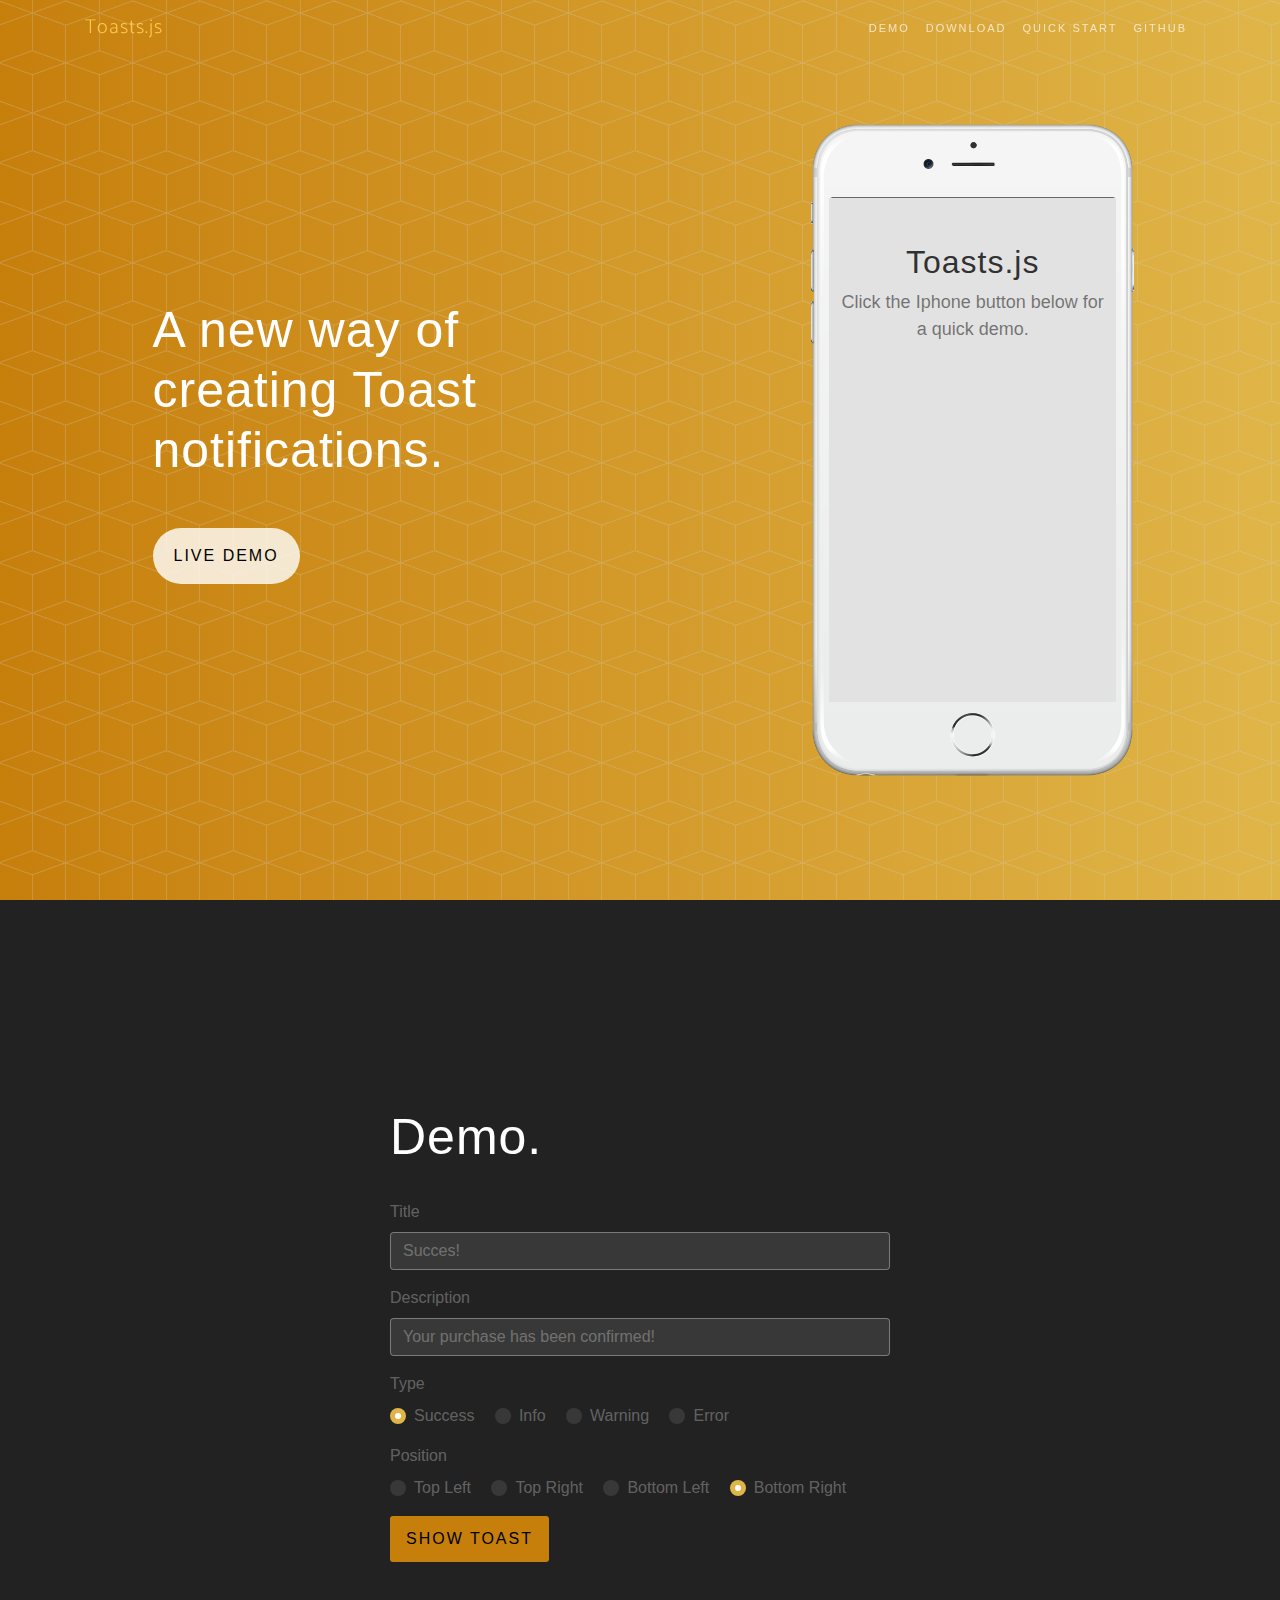
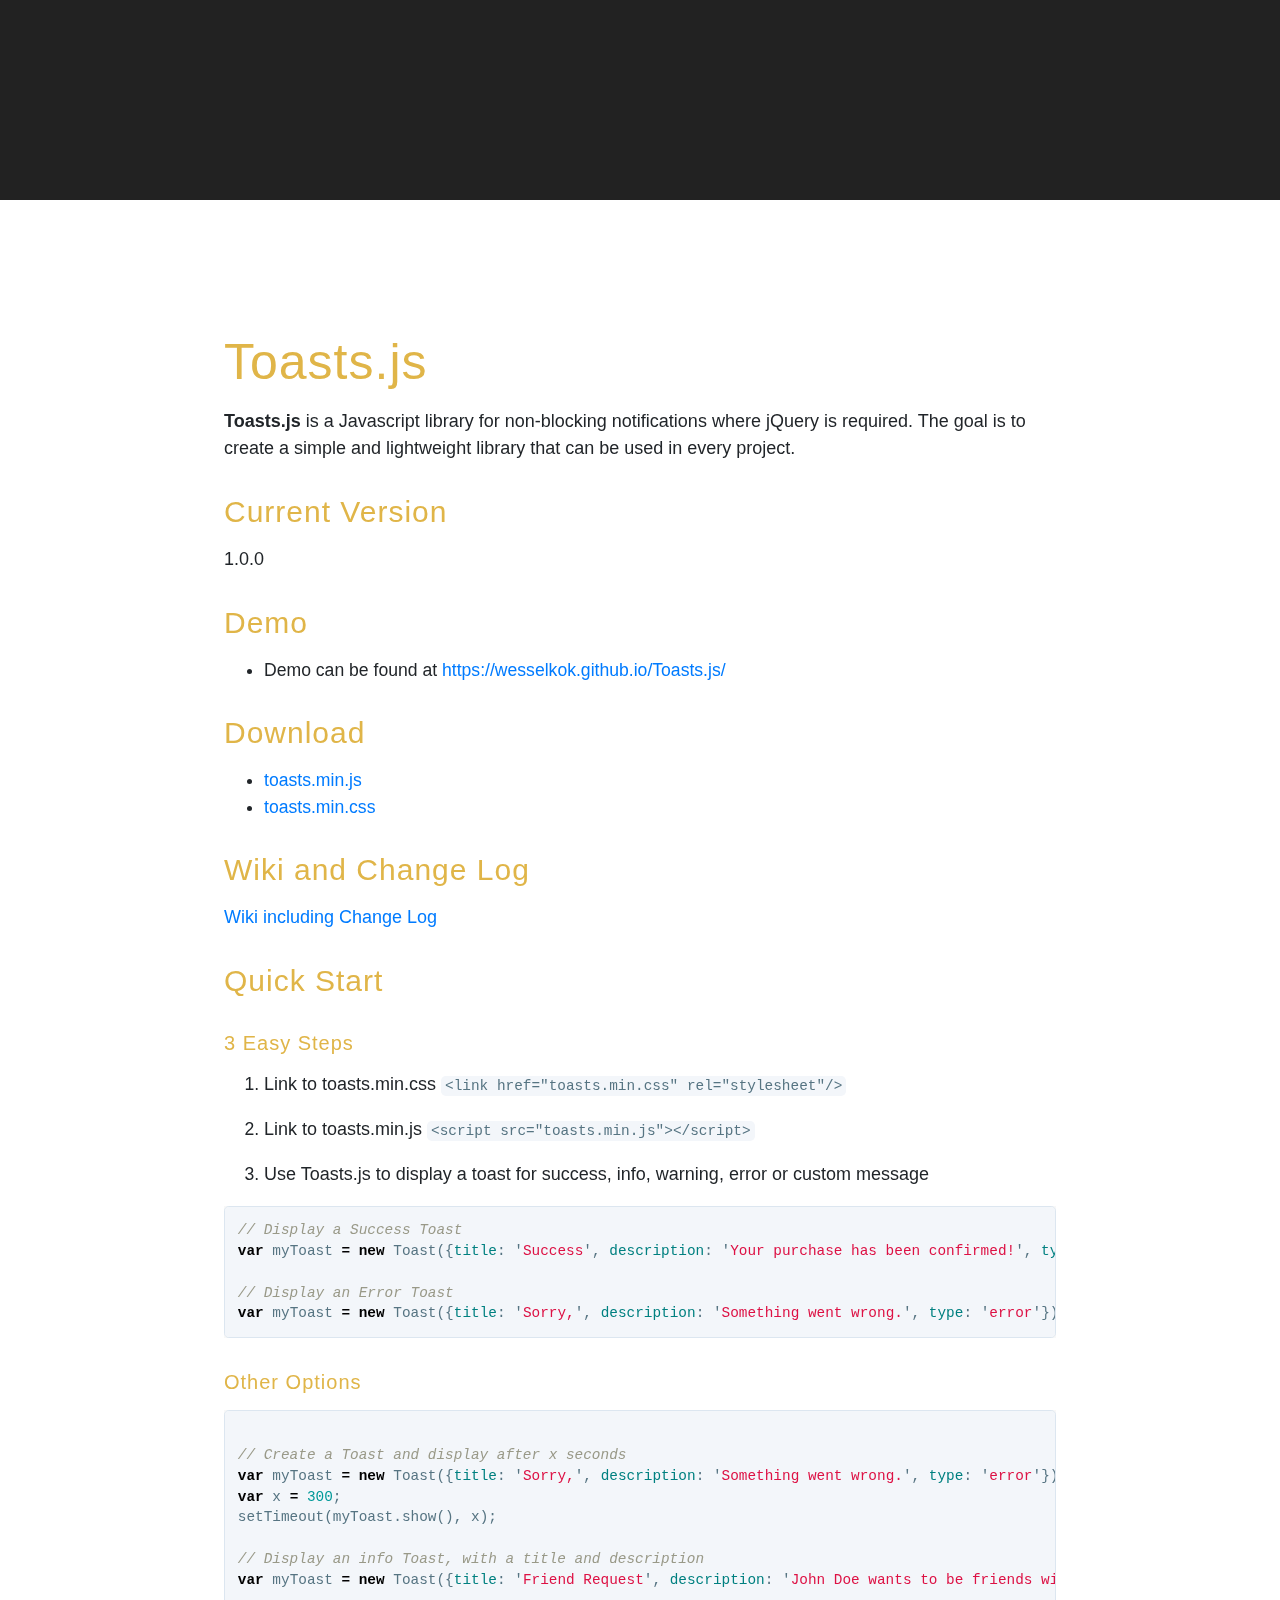
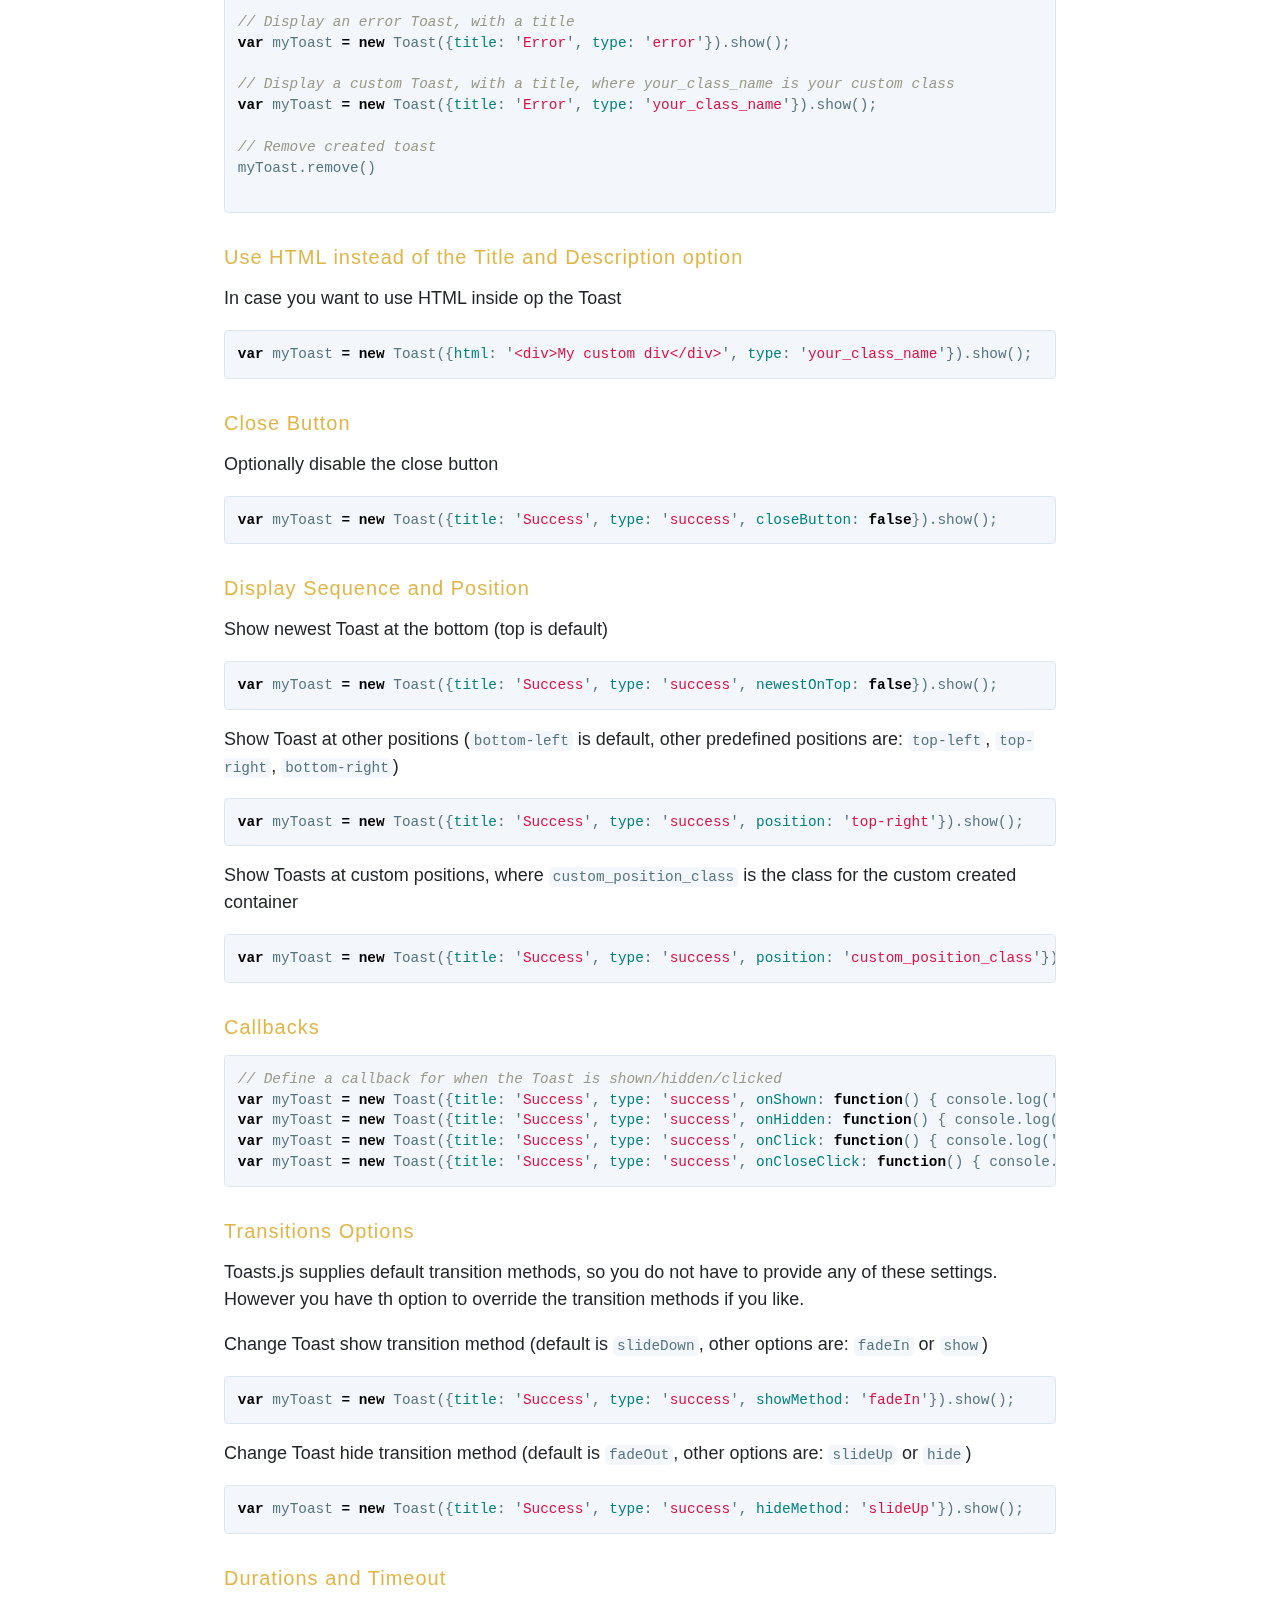
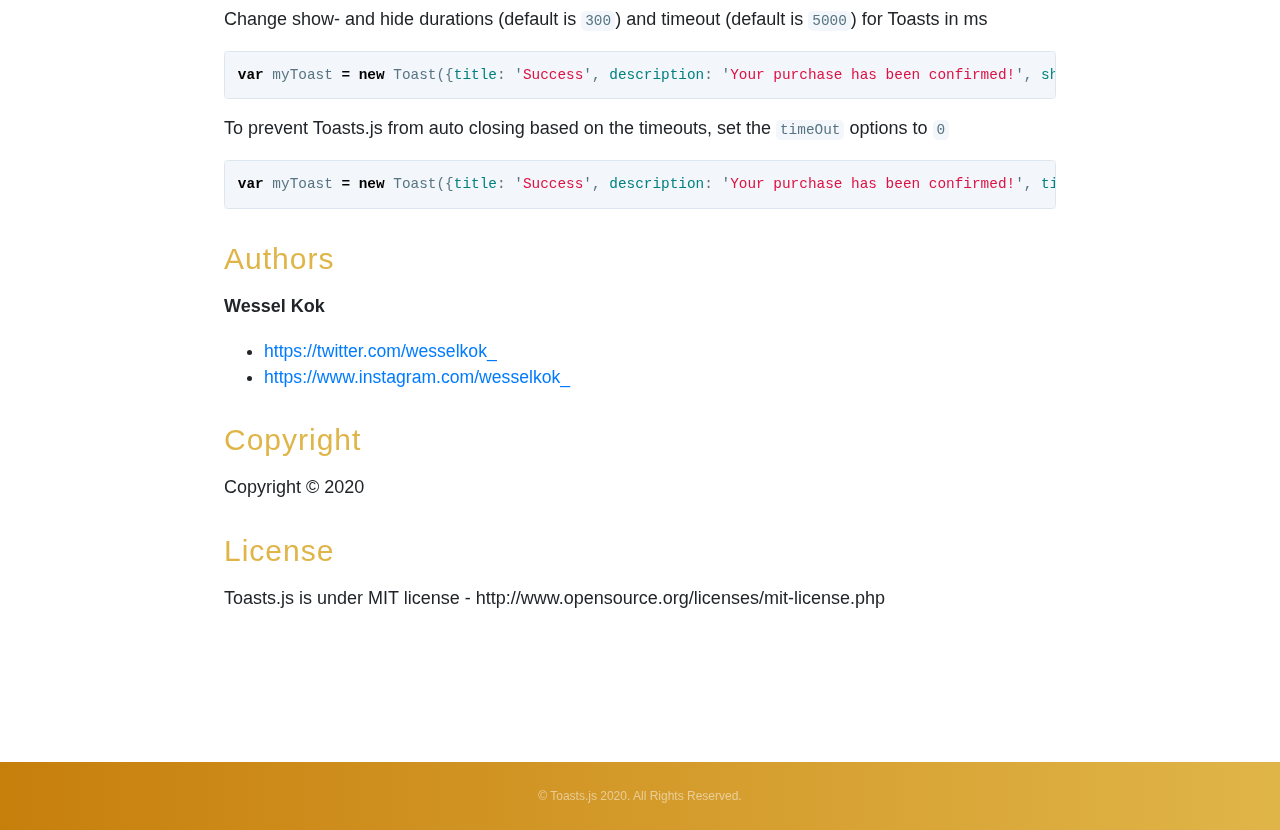
<file: index.html>
<!DOCTYPE html>
<html lang="en">

<head>

  <!-- Title -->
  <title>Toasts.js</title>

  <!-- Meta description and open graph tags -->
  <meta name="description" content="Toasts.js" />
  <meta property="og:title" content="Toasts.js" />
  <meta property="og:type" content="website" />
  <meta property="og:url" content="https://wesselkok.github.io/Toasts.js" />
  <meta property="og:image" content="" />
  <meta property="og:site_name" content="Toasts.js" />

  <!-- Meta viewport -->
  <meta charset="utf-8" />
  <meta name="viewport" content="width=device-width, initial-scale=1, maximum-scale=1, user-scalable=0" />
  <meta http-equiv="X-UA-Compatible" content="IE=edge" />

  <!-- Google Fonts -->
  <link href="https://fonts.googleapis.com/css?family=Catamaran:100,200,300,400,500,600,700,800,900" rel="stylesheet">

  <!-- Style Sheets -->
  <link rel="stylesheet" href="Demo/css/device-mockups.css">
  <link href="Demo/css/demo.css" rel="stylesheet">
  <link rel="stylesheet" href="toasts.min.css">
  <link rel="stylesheet" href="https://maxcdn.bootstrapcdn.com/bootstrap/4.0.0/css/bootstrap.min.css"
    integrity="sha384-Gn5384xqQ1aoWXA+058RXPxPg6fy4IWvTNh0E263XmFcJlSAwiGgFAW/dAiS6JXm" crossorigin="anonymous">

  <!-- Scripts -->
  <script src="https://code.jquery.com/jquery-3.3.1.js" integrity="sha256-2Kok7MbOyxpgUVvAk/HJ2jigOSYS2auK4Pfzbm7uH60="
    crossorigin="anonymous"></script>
  <script src="toasts.min.js"></script>

</head>

<body id="page-top">

  <!-- Navigation -->
  <nav class="navbar navbar-expand-sm navbar-light fixed-top" id="mainNav">
    <div class="container">
      <a class="navbar-brand js-scroll-trigger" href="#home">Toasts.js</a>
      <ul class="navbar-nav ml-auto">
        <li class="nav-item">
          <a class="nav-link js-scroll-trigger" href="#demo">Demo</a>
        </li>
        <li class="nav-item">
          <a class="nav-link js-scroll-trigger" href="#download">Download</a>
        </li>
        <li class="nav-item">
          <a class="nav-link js-scroll-trigger" href="#quick-start">Quick
            Start</a>
        </li>
        <li class="nav-item">
          <a class="nav-link js-scroll-trigger" href="https://github.com/wesselkok/Toasts.js">Github</a>
        </li>
      </ul>

    </div>
  </nav>

  <header class="masthead" id="home">
    <div class="container h-100">
      <div class="row h-100">
        <div class="col-lg-7 my-auto">
          <div class="header-content mx-auto">
            <h1 class="mb-5">A new way of creating Toast notifications.</h1>
            <a href="#demo" class="btn btn-outline btn-xl js-scroll-trigger">Live demo</a>
          </div>
        </div>
        <div class="col-lg-5 my-auto">
          <div class="device-container">
            <div class="device-mockup iphone6_plus portrait white">
              <div class="device">
                <div class="screen">
                  <div style="height: 100%; width: 100%; background-color: #e2e2e2;">
                    <h2 style="text-align: center; color: rgba(0,0,0,0.8); padding-top: 5vh;">Toasts.js</h2>
                    <p>Click the Iphone button below for a quick demo.</p>
                    <div class="toast-container custom">
                    </div>
                  </div>
                </div>
                <div class="button toast-button"></div>
              </div>
            </div>
          </div>
        </div>
      </div>
    </div>
  </header>

  <section class="full-page" id="demo">
    <div class="container-fluid h-100">
      <div class="row h-100 justify-content-between">
        <div class="col-lg-1"></div>
        <div class="col-lg-8 my-auto">
          <div class="content mx-auto">
            <h2>Demo.</h2>
            <form class="demo-form">
              <div class="form-group">
                <label for="demo-title">Title</label>
                <input id="demo-title" name="demo-title" placeholder="Success!" type="text" class="form-control"
                  value="Succes!">
              </div>
              <div class="form-group">
                <label for="demo-description">Description</label>
                <input id="demo-description" name="demo-description" placeholder="Your purchase has been confirmed!"
                  type="text" class="form-control" value="Your purchase has been confirmed!">
              </div>
              <div class="form-group">
                <label>Type</label>
                <div>
                  <div class="custom-control custom-radio custom-control-inline">
                    <input name="demo-type" id="demo-type_0" type="radio" class="custom-control-input" value="success"
                      checked>
                    <label for="demo-type_0" class="custom-control-label">Success</label>
                  </div>
                  <div class="custom-control custom-radio custom-control-inline">
                    <input name="demo-type" id="demo-type_1" type="radio" class="custom-control-input" value="info">
                    <label for="demo-type_1" class="custom-control-label">Info</label>
                  </div>
                  <div class="custom-control custom-radio custom-control-inline">
                    <input name="demo-type" id="demo-type_2" type="radio" class="custom-control-input" value="warning">
                    <label for="demo-type_2" class="custom-control-label">Warning</label>
                  </div>
                  <div class="custom-control custom-radio custom-control-inline">
                    <input name="demo-type" id="demo-type_3" type="radio" class="custom-control-input" value="error">
                    <label for="demo-type_3" class="custom-control-label">Error</label>
                  </div>
                </div>
              </div>
              <div class="form-group">
                <label>Position</label>
                <div>
                  <div class="custom-control custom-radio custom-control-inline">
                    <input name="demo-position" id="demo-position_0" type="radio" class="custom-control-input"
                      value="top-left">
                    <label for="demo-position_0" class="custom-control-label">Top Left</label>
                  </div>
                  <div class="custom-control custom-radio custom-control-inline">
                    <input name="demo-position" id="demo-position_1" type="radio" class="custom-control-input"
                      value="top-right">
                    <label for="demo-position_1" class="custom-control-label">Top Right</label>
                  </div>
                  <div class="custom-control custom-radio custom-control-inline">
                    <input name="demo-position" id="demo-position_2" type="radio" class="custom-control-input"
                      value="bottom-left">
                    <label for="demo-position_2" class="custom-control-label">Bottom Left</label>
                  </div>
                  <div class="custom-control custom-radio custom-control-inline">
                    <input name="demo-position" id="demo-position_3" type="radio" class="custom-control-input"
                      value="bottom-right" checked>
                    <label for="demo-position_3" class="custom-control-label">Bottom Right</label>
                  </div>
                </div>
              </div>
              <div class="form-group">
                <div class="btn toast-button-demo">Show toast</div>
              </div>
            </form>

          </div>
        </div>
        <div class="col-lg-1"></div>

      </div>

    </div>
  </section>

  <section id="read-me" class="read-me">
    <div class="main-content">
      <h1 id="toastsjs">Toasts.js</h1>
      <p><strong>Toasts.js</strong> is a Javascript library for non-blocking notifications where jQuery is required. The
        goal is to create a simple and lightweight library that can be used in every project.</p>

      <h2 id="current-version">Current Version</h2>
      <p>1.0.0</p>

      <h2 id="demo">Demo</h2>
      <ul>
        <li>Demo can be found at <a
            href="https://wesselkok.github.io/Toasts.js/">https://wesselkok.github.io/Toasts.js/</a>
        </li>
      </ul>

      <h2 id="download">Download</h2>
      <ul>
        <li><a href="https://raw.githubusercontent.com/wesselkok/Toasts.js/master/toasts.min.js">toasts.min.js</a></li>
        <li><a href="https://raw.githubusercontent.com/wesselkok/Toasts.js/master/toasts.min.css">toasts.min.css</a>
        </li>
      </ul>

      <h2 id="wiki-and-change-log">Wiki and Change Log</h2>
      <p><a href="https://github.com/wesselkok/Toasts.js/wiki">Wiki including Change Log</a></p>

      <h2 id="quick-start">Quick Start</h2>

      <h3 id="3-easy-steps">3 Easy Steps</h3>
      <ol>
        <li>
          <p>Link to toasts.min.css <code
              class="language-plaintext highlighter-rouge">&lt;link href="toasts.min.css" rel="stylesheet"/&gt;</code>
          </p>
        </li>
        <li>
          <p>Link to toasts.min.js <code
              class="language-plaintext highlighter-rouge">&lt;script src="toasts.min.js"&gt;&lt;/script&gt;</code></p>
        </li>
        <li>
          <p>Use Toasts.js to display a toast for success, info, warning, error or custom message</p>
        </li>
      </ol>

      <div class="language-js highlighter-rouge">
        <div class="highlight">
          <pre class="highlight"><code><span class="c1">// Display a Success Toast</span>
<span class="kd">var</span> <span class="nx">myToast</span> <span class="o">=</span> <span class="k">new</span> <span class="nx">Toast</span><span class="p">({</span><span class="na">title</span><span class="p">:</span> <span class="dl">'</span><span class="s1">Success</span><span class="dl">'</span><span class="p">,</span> <span class="na">description</span><span class="p">:</span> <span class="dl">'</span><span class="s1">Your purchase has been confirmed!</span><span class="dl">'</span><span class="p">,</span> <span class="na">type</span><span class="p">:</span> <span class="dl">'</span><span class="s1">success</span><span class="dl">'</span><span class="p">}).</span><span class="nx">show</span><span class="p">();</span>

<span class="c1">// Display an Error Toast</span>
<span class="kd">var</span> <span class="nx">myToast</span> <span class="o">=</span> <span class="k">new</span> <span class="nx">Toast</span><span class="p">({</span><span class="na">title</span><span class="p">:</span> <span class="dl">'</span><span class="s1">Sorry,</span><span class="dl">'</span><span class="p">,</span> <span class="na">description</span><span class="p">:</span> <span class="dl">'</span><span class="s1">Something went wrong.</span><span class="dl">'</span><span class="p">,</span> <span class="na">type</span><span class="p">:</span> <span class="dl">'</span><span class="s1">error</span><span class="dl">'</span><span class="p">}).</span><span class="nx">show</span><span class="p">();</span>
</code></pre>
        </div>
      </div>

      <h3 id="other-options">Other Options</h3>
      <div class="language-js highlighter-rouge">
        <div class="highlight">
          <pre class="highlight"><code>
<span class="c1">// Create a Toast and display after x seconds</span>
<span class="kd">var</span> <span class="nx">myToast</span> <span class="o">=</span> <span class="k">new</span> <span class="nx">Toast</span><span class="p">({</span><span class="na">title</span><span class="p">:</span> <span class="dl">'</span><span class="s1">Sorry,</span><span class="dl">'</span><span class="p">,</span> <span class="na">description</span><span class="p">:</span> <span class="dl">'</span><span class="s1">Something went wrong.</span><span class="dl">'</span><span class="p">,</span> <span class="na">type</span><span class="p">:</span> <span class="dl">'</span><span class="s1">error</span><span class="dl">'</span><span class="p">});</span>
<span class="kd">var</span> <span class="nx">x</span> <span class="o">=</span> <span class="mi">300</span><span class="p">;</span>
<span class="nx">setTimeout</span><span class="p">(</span><span class="nx">myToast</span><span class="p">.</span><span class="nx">show</span><span class="p">(),</span> <span class="nx">x</span><span class="p">);</span>

<span class="c1">// Display an info Toast, with a title and description</span>
<span class="kd">var</span> <span class="nx">myToast</span> <span class="o">=</span> <span class="k">new</span> <span class="nx">Toast</span><span class="p">({</span><span class="na">title</span><span class="p">:</span> <span class="dl">'</span><span class="s1">Friend Request</span><span class="dl">'</span><span class="p">,</span> <span class="na">description</span><span class="p">:</span> <span class="dl">'</span><span class="s1">John Doe wants to be friends with you.</span><span class="dl">'</span><span class="p">,</span> <span class="na">type</span><span class="p">:</span> <span class="dl">'</span><span class="s1">info</span><span class="dl">'</span><span class="p">}).</span><span class="nx">show</span><span class="p">();</span>

<span class="c1">// Display an error Toast, with a title</span>
<span class="kd">var</span> <span class="nx">myToast</span> <span class="o">=</span> <span class="k">new</span> <span class="nx">Toast</span><span class="p">({</span><span class="na">title</span><span class="p">:</span> <span class="dl">'</span><span class="s1">Error</span><span class="dl">'</span><span class="p">,</span> <span class="na">type</span><span class="p">:</span> <span class="dl">'</span><span class="s1">error</span><span class="dl">'</span><span class="p">}).</span><span class="nx">show</span><span class="p">();</span>

<span class="c1">// Display a custom Toast, with a title, where your_class_name is your custom class</span>
<span class="kd">var</span> <span class="nx">myToast</span> <span class="o">=</span> <span class="k">new</span> <span class="nx">Toast</span><span class="p">({</span><span class="na">title</span><span class="p">:</span> <span class="dl">'</span><span class="s1">Error</span><span class="dl">'</span><span class="p">,</span> <span class="na">type</span><span class="p">:</span> <span class="dl">'</span><span class="s1">your_class_name</span><span class="dl">'</span><span class="p">}).</span><span class="nx">show</span><span class="p">();</span>

<span class="c1">// Remove created toast</span>
<span class="nx">myToast</span><span class="p">.</span><span class="nx">remove</span><span class="p">()</span>

</code></pre>
        </div>
      </div>

      <h3 id="use-html-instead-of-the-title-and-description-option">Use HTML instead of the Title and Description option
      </h3>
      <p>In case you want to use HTML inside op the Toast</p>
      <div class="language-js highlighter-rouge">
        <div class="highlight">
          <pre class="highlight"><code><span class="kd">var</span> <span class="nx">myToast</span> <span class="o">=</span> <span class="k">new</span> <span class="nx">Toast</span><span class="p">({</span><span class="na">html</span><span class="p">:</span> <span class="dl">'</span><span class="s1">&lt;div&gt;My custom div&lt;/div&gt;</span><span class="dl">'</span><span class="p">,</span> <span class="na">type</span><span class="p">:</span> <span class="dl">'</span><span class="s1">your_class_name</span><span class="dl">'</span><span class="p">}).</span><span class="nx">show</span><span class="p">();</span>
</code></pre>
        </div>
      </div>

      <h3 id="close-button">Close Button</h3>
      <p>Optionally disable the close button</p>
      <div class="language-js highlighter-rouge">
        <div class="highlight">
          <pre class="highlight"><code><span class="kd">var</span> <span class="nx">myToast</span> <span class="o">=</span> <span class="k">new</span> <span class="nx">Toast</span><span class="p">({</span><span class="na">title</span><span class="p">:</span> <span class="dl">'</span><span class="s1">Success</span><span class="dl">'</span><span class="p">,</span> <span class="na">type</span><span class="p">:</span> <span class="dl">'</span><span class="s1">success</span><span class="dl">'</span><span class="p">,</span> <span class="na">closeButton</span><span class="p">:</span> <span class="kc">false</span><span class="p">}).</span><span class="nx">show</span><span class="p">();</span>
</code></pre>
        </div>
      </div>

      <h3 id="display-sequence-and-position">Display Sequence and Position</h3>
      <p>Show newest Toast at the bottom (top is default)</p>
      <div class="language-js highlighter-rouge">
        <div class="highlight">
          <pre class="highlight"><code><span class="kd">var</span> <span class="nx">myToast</span> <span class="o">=</span> <span class="k">new</span> <span class="nx">Toast</span><span class="p">({</span><span class="na">title</span><span class="p">:</span> <span class="dl">'</span><span class="s1">Success</span><span class="dl">'</span><span class="p">,</span> <span class="na">type</span><span class="p">:</span> <span class="dl">'</span><span class="s1">success</span><span class="dl">'</span><span class="p">,</span> <span class="na">newestOnTop</span><span class="p">:</span> <span class="kc">false</span><span class="p">}).</span><span class="nx">show</span><span class="p">();</span>
</code></pre>
        </div>
      </div>

      <p>Show Toast at other positions (<code class="language-plaintext highlighter-rouge">bottom-left</code> is
        default,
        other predefined positions are: <code class="language-plaintext highlighter-rouge">top-left</code>, <code
          class="language-plaintext highlighter-rouge">top-right</code>, <code
          class="language-plaintext highlighter-rouge">bottom-right</code>)</p>
      <div class="language-js highlighter-rouge">
        <div class="highlight">
          <pre class="highlight"><code><span class="kd">var</span> <span class="nx">myToast</span> <span class="o">=</span> <span class="k">new</span> <span class="nx">Toast</span><span class="p">({</span><span class="na">title</span><span class="p">:</span> <span class="dl">'</span><span class="s1">Success</span><span class="dl">'</span><span class="p">,</span> <span class="na">type</span><span class="p">:</span> <span class="dl">'</span><span class="s1">success</span><span class="dl">'</span><span class="p">,</span> <span class="na">position</span><span class="p">:</span> <span class="dl">'</span><span class="s1">top-right</span><span class="dl">'</span><span class="p">}).</span><span class="nx">show</span><span class="p">();</span>
</code></pre>
        </div>
      </div>

      <p>Show Toasts at custom positions, where <code
          class="language-plaintext highlighter-rouge">custom_position_class</code> is the class for the custom created
        container</p>
      <div class="language-js highlighter-rouge">
        <div class="highlight">
          <pre class="highlight"><code><span class="kd">var</span> <span class="nx">myToast</span> <span class="o">=</span> <span class="k">new</span> <span class="nx">Toast</span><span class="p">({</span><span class="na">title</span><span class="p">:</span> <span class="dl">'</span><span class="s1">Success</span><span class="dl">'</span><span class="p">,</span> <span class="na">type</span><span class="p">:</span> <span class="dl">'</span><span class="s1">success</span><span class="dl">'</span><span class="p">,</span> <span class="na">position</span><span class="p">:</span> <span class="dl">'</span><span class="s1">custom_position_class</span><span class="dl">'</span><span class="p">}).</span><span class="nx">show</span><span class="p">();</span>
</code></pre>
        </div>
      </div>

      <h3 id="callbacks">Callbacks</h3>
      <div class="language-js highlighter-rouge">
        <div class="highlight">
          <pre class="highlight"><code><span class="c1">// Define a callback for when the Toast is shown/hidden/clicked</span>
<span class="kd">var</span> <span class="nx">myToast</span> <span class="o">=</span> <span class="k">new</span> <span class="nx">Toast</span><span class="p">({</span><span class="na">title</span><span class="p">:</span> <span class="dl">'</span><span class="s1">Success</span><span class="dl">'</span><span class="p">,</span> <span class="na">type</span><span class="p">:</span> <span class="dl">'</span><span class="s1">success</span><span class="dl">'</span><span class="p">,</span> <span class="na">onShown</span><span class="p">:</span> <span class="kd">function</span><span class="p">()</span> <span class="p">{</span> <span class="nx">console</span><span class="p">.</span><span class="nx">log</span><span class="p">(</span><span class="dl">'</span><span class="s1">Hello</span><span class="dl">'</span><span class="p">);</span> <span class="p">}}).</span><span class="nx">show</span><span class="p">();</span>
<span class="kd">var</span> <span class="nx">myToast</span> <span class="o">=</span> <span class="k">new</span> <span class="nx">Toast</span><span class="p">({</span><span class="na">title</span><span class="p">:</span> <span class="dl">'</span><span class="s1">Success</span><span class="dl">'</span><span class="p">,</span> <span class="na">type</span><span class="p">:</span> <span class="dl">'</span><span class="s1">success</span><span class="dl">'</span><span class="p">,</span> <span class="na">onHidden</span><span class="p">:</span> <span class="kd">function</span><span class="p">()</span> <span class="p">{</span> <span class="nx">console</span><span class="p">.</span><span class="nx">log</span><span class="p">(</span><span class="dl">'</span><span class="s1">Goodbye</span><span class="dl">'</span><span class="p">);</span> <span class="p">}}).</span><span class="nx">show</span><span class="p">();</span>
<span class="kd">var</span> <span class="nx">myToast</span> <span class="o">=</span> <span class="k">new</span> <span class="nx">Toast</span><span class="p">({</span><span class="na">title</span><span class="p">:</span> <span class="dl">'</span><span class="s1">Success</span><span class="dl">'</span><span class="p">,</span> <span class="na">type</span><span class="p">:</span> <span class="dl">'</span><span class="s1">success</span><span class="dl">'</span><span class="p">,</span> <span class="na">onClick</span><span class="p">:</span> <span class="kd">function</span><span class="p">()</span> <span class="p">{</span> <span class="nx">console</span><span class="p">.</span><span class="nx">log</span><span class="p">(</span><span class="dl">'</span><span class="s1">Clicked</span><span class="dl">'</span><span class="p">);</span> <span class="p">}}).</span><span class="nx">show</span><span class="p">();</span>
<span class="kd">var</span> <span class="nx">myToast</span> <span class="o">=</span> <span class="k">new</span> <span class="nx">Toast</span><span class="p">({</span><span class="na">title</span><span class="p">:</span> <span class="dl">'</span><span class="s1">Success</span><span class="dl">'</span><span class="p">,</span> <span class="na">type</span><span class="p">:</span> <span class="dl">'</span><span class="s1">success</span><span class="dl">'</span><span class="p">,</span> <span class="na">onCloseClick</span><span class="p">:</span> <span class="kd">function</span><span class="p">()</span> <span class="p">{</span> <span class="nx">console</span><span class="p">.</span><span class="nx">log</span><span class="p">(</span><span class="dl">'</span><span class="s1">Close button clicked</span><span class="dl">'</span><span class="p">);</span> <span class="p">}}).</span><span class="nx">show</span><span class="p">();</span>
</code></pre>
        </div>
      </div>

      <h3 id="transitions-options">Transitions Options</h3>
      <p>Toasts.js supplies default transition methods, so you do not have to provide any of these settings. However you
        have th option to override the transition methods if you like.</p>

      <p>Change Toast show transition method (default is <code
          class="language-plaintext highlighter-rouge">slideDown</code>, other options are: <code
          class="language-plaintext highlighter-rouge">fadeIn</code> or <code
          class="language-plaintext highlighter-rouge">show</code>)</p>
      <div class="language-js highlighter-rouge">
        <div class="highlight">
          <pre class="highlight"><code><span class="kd">var</span> <span class="nx">myToast</span> <span class="o">=</span> <span class="k">new</span> <span class="nx">Toast</span><span class="p">({</span><span class="na">title</span><span class="p">:</span> <span class="dl">'</span><span class="s1">Success</span><span class="dl">'</span><span class="p">,</span> <span class="na">type</span><span class="p">:</span> <span class="dl">'</span><span class="s1">success</span><span class="dl">'</span><span class="p">,</span> <span class="na">showMethod</span><span class="p">:</span> <span class="dl">'</span><span class="s1">fadeIn</span><span class="dl">'</span><span class="p">}).</span><span class="nx">show</span><span class="p">();</span>
</code></pre>
        </div>
      </div>
      <p>Change Toast hide transition method (default is <code
          class="language-plaintext highlighter-rouge">fadeOut</code>, other options are: <code
          class="language-plaintext highlighter-rouge">slideUp</code> or <code
          class="language-plaintext highlighter-rouge">hide</code>)</p>
      <div class="language-js highlighter-rouge">
        <div class="highlight">
          <pre class="highlight"><code><span class="kd">var</span> <span class="nx">myToast</span> <span class="o">=</span> <span class="k">new</span> <span class="nx">Toast</span><span class="p">({</span><span class="na">title</span><span class="p">:</span> <span class="dl">'</span><span class="s1">Success</span><span class="dl">'</span><span class="p">,</span> <span class="na">type</span><span class="p">:</span> <span class="dl">'</span><span class="s1">success</span><span class="dl">'</span><span class="p">,</span> <span class="na">hideMethod</span><span class="p">:</span> <span class="dl">'</span><span class="s1">slideUp</span><span class="dl">'</span><span class="p">}).</span><span class="nx">show</span><span class="p">();</span>
</code></pre>
        </div>
      </div>

      <h3 id="durations-and-timeout">Durations and Timeout</h3>
      <p>Change show- and hide durations (default is <code class="language-plaintext highlighter-rouge">300</code>) and
        timeout (default is <code class="language-plaintext highlighter-rouge">5000</code>) for Toasts in ms</p>
      <div class="language-js highlighter-rouge">
        <div class="highlight">
          <pre class="highlight"><code><span class="kd">var</span> <span class="nx">myToast</span> <span class="o">=</span> <span class="k">new</span> <span class="nx">Toast</span><span class="p">({</span><span class="na">title</span><span class="p">:</span> <span class="dl">'</span><span class="s1">Success</span><span class="dl">'</span><span class="p">,</span> <span class="na">description</span><span class="p">:</span> <span class="dl">'</span><span class="s1">Your purchase has been confirmed!</span><span class="dl">'</span><span class="p">,</span> <span class="na">showDuration</span><span class="p">:</span> <span class="mi">350</span><span class="p">,</span> <span class="na">hideDuration</span><span class="p">:</span> <span class="mi">100</span><span class="p">,</span> <span class="na">timeOut</span><span class="p">:</span> <span class="mi">3000</span><span class="p">}).</span><span class="nx">show</span><span class="p">();</span>
</code></pre>
        </div>
      </div>

      <p>To prevent Toasts.js from auto closing based on the timeouts, set the <code
          class="language-plaintext highlighter-rouge">timeOut</code> options to <code
          class="language-plaintext highlighter-rouge">0</code></p>
      <div class="language-js highlighter-rouge">
        <div class="highlight">
          <pre class="highlight"><code><span class="kd">var</span> <span class="nx">myToast</span> <span class="o">=</span> <span class="k">new</span> <span class="nx">Toast</span><span class="p">({</span><span class="na">title</span><span class="p">:</span> <span class="dl">'</span><span class="s1">Success</span><span class="dl">'</span><span class="p">,</span> <span class="na">description</span><span class="p">:</span> <span class="dl">'</span><span class="s1">Your purchase has been confirmed!</span><span class="dl">'</span><span class="p">,</span> <span class="na">timeOut</span><span class="p">:</span> <span class="mi">0</span><span class="p">}).</span><span class="nx">show</span><span class="p">();</span>
</code></pre>
        </div>
      </div>

      <h2 id="authors">Authors</h2>
      <p><strong>Wessel Kok</strong></p>
      <ul>
        <li><a href="https://twitter.com/wesselkok_">https://twitter.com/wesselkok_</a></li>
        <li><a href="https://www.instagram.com/wesselkok_/">https://www.instagram.com/wesselkok_</a></li>
      </ul>

      <h2 id="copyright">Copyright</h2>
      <p>Copyright © 2020</p>

      <h2 id="license">License</h2>
      <p>Toasts.js is under MIT license - http://www.opensource.org/licenses/mit-license.php</p>

    </div>
  </section>

  <footer>
    <div class="container">
      <p>&copy; Toasts.js 2020. All Rights Reserved.</p>
    </div>
  </footer>

  <!-- Additional Javascript (less is more)-->
  <script>
    $(document).ready(function () {

      //=== Vars

      var darkPosition = $("#read-me").position();
      var i = 1;
      let notifications = [
        {
          type: "success",
          title: "Success",
          description: "Your purchase has been confirmed!",
          timeOut: 3000
        },
        {
          type: "info",
          title: "Friend Request",
          description: "John Doe wants to be friends with you.",
          timeOut: 0
        },
        {
          type: "warning",
          title: "Oops,",
          description: "Access denied.",
          timeOut: 9000
        },
        {
          type: "error",
          title: "Sorry,",
          description: "Something went wrong.",
          timeOut: 0
        }
      ]


      //=== Functions

      // Function: getNotification
      var getNotification = function () {
        i++;
        if (i === notifications.length) {
          i = 0;
        }

        return notifications[i];
      };

      // Function: scrollSite
      function scrollSite(){
        // Scroll
        var scroll = $(window).scrollTop();

        // Scroll
        if (scroll >= (darkPosition.top - 150)) {
          $("#mainNav").addClass("dark");
        } else {
          $("#mainNav").removeClass("dark");
        }
      }


      //=== Binds

      // Bind: create toast
      $(document).off('click', '.toast-button');
      $(document).on('click', '.toast-button', function () {
        // Get notification
        var notification = getNotification();

        // Create Toast
        new Toast({ title: notification.title, description: notification.description, type: notification.type, timeOut: notification.timeOut, position: 'custom' }).show();
      });

      // Bind: create toast from demo
      $(document).off('click', '.toast-button-demo');
      $(document).on('click', '.toast-button-demo', function () {

        // Get values
        var title = $("#demo-title").val();
        var description = $("#demo-description").val();
        var type = $('input[name="demo-type"]:checked').val();
        var position = $('input[name="demo-position"]:checked').val();

        // Create Toast
        new Toast({ title: title, description: description, type: type, position: position }).show();
      });


      //=== Init

      // Init iphone
      new Toast({ title: notifications[0].title, description: notifications[0].description, type: notifications[0].type, timeOut: notifications[0].timeOut, position: 'custom' }).show();
      new Toast({ title: notifications[1].title, description: notifications[1].description, type: notifications[1].type, timeOut: notifications[1].timeOut, position: 'custom' }).show();

      // Init scroll
      scrollSite();


      //=== Listeners

      // Listener: Animated scroll
      $('a').click(function () {
        $('html, body').animate({
          scrollTop: ($($(this).attr('href')).offset().top > darkPosition.top ? $($(this).attr('href')).offset().top - 80 : $($(this).attr('href')).offset().top)
        }, 700);
        return false;
      });

      // Listener: Scroll
      $(window).scroll(function() {    
        scrollSite();
      });
    });
  </script>

</body>

</html>
</file>
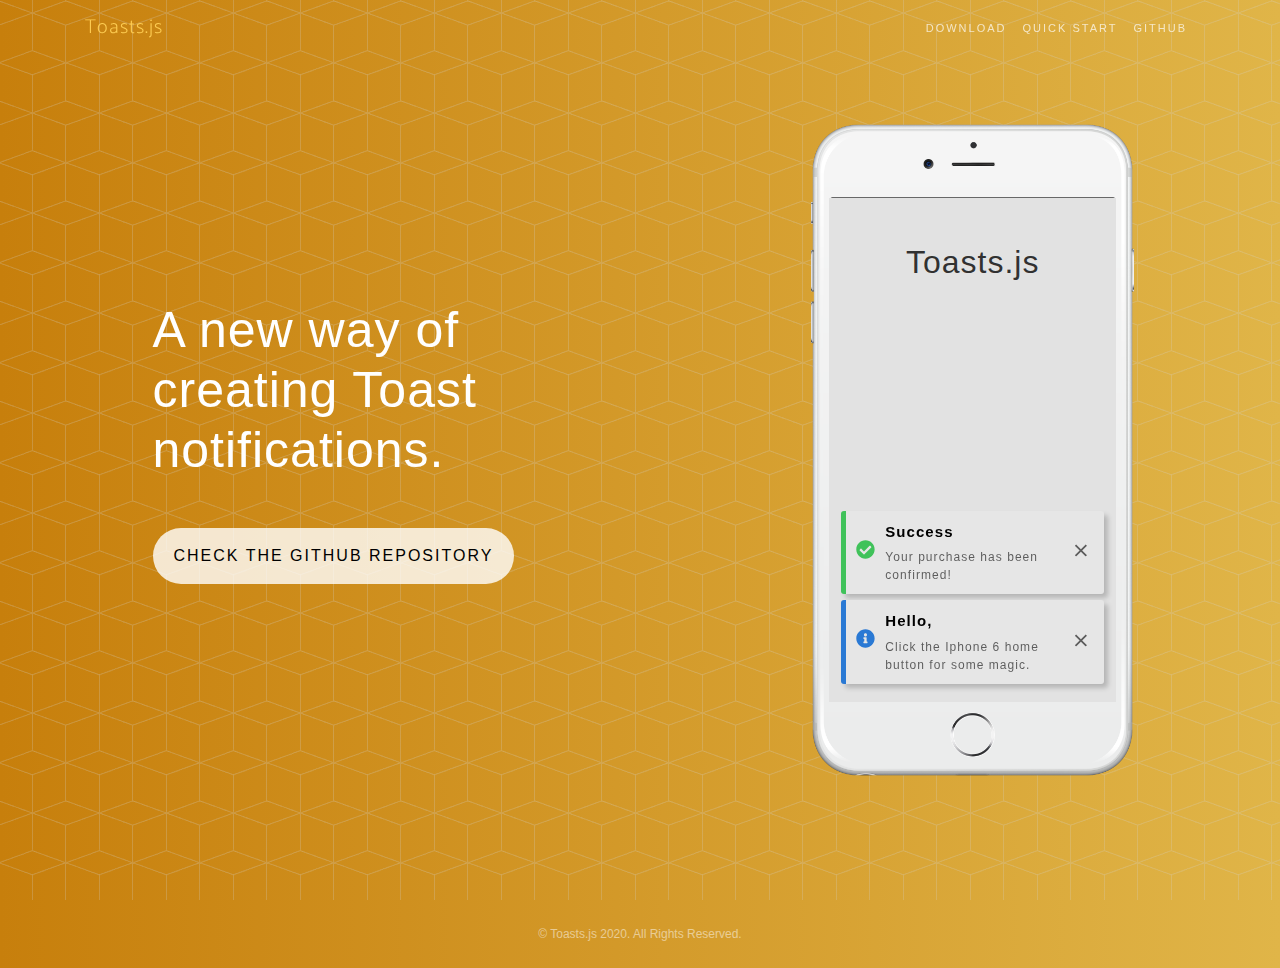
<file: Demo/index.html>
<!DOCTYPE html>
<html lang="en">

<head>

	<!-- Title -->
	<title>Toasts.js Demo</title>

	<!-- Meta description and open graph tags -->
	<meta name="description" content="Toasts.js" />
	<meta property="og:title" content="Toasts.js" />
	<meta property="og:type" content="website" />
	<meta property="og:url" content="https://wesselkok.github.io/Toasts.js/demo.html" />
	<meta property="og:image" content="" />
	<meta property="og:site_name" content="Toasts.js" />

	<!-- Meta viewport -->
	<meta charset="utf-8" />
	<meta name="viewport" content="width=device-width, initial-scale=1, maximum-scale=1, user-scalable=0" />
	<meta http-equiv="X-UA-Compatible" content="IE=edge" />

	<!-- Google Fonts -->
	<link href="https://fonts.googleapis.com/css?family=Catamaran:100,200,300,400,500,600,700,800,900" rel="stylesheet">

	<!-- Style Sheets -->
	<link rel="stylesheet" href="css/device-mockups.css">
	<link href="css/demo.css" rel="stylesheet">
	<link rel="stylesheet" href="../toasts.min.css">
	<link rel="stylesheet" href="https://maxcdn.bootstrapcdn.com/bootstrap/4.0.0/css/bootstrap.min.css" integrity="sha384-Gn5384xqQ1aoWXA+058RXPxPg6fy4IWvTNh0E263XmFcJlSAwiGgFAW/dAiS6JXm" crossorigin="anonymous">

	<!-- Scripts -->
	<script src="https://code.jquery.com/jquery-3.3.1.js" integrity="sha256-2Kok7MbOyxpgUVvAk/HJ2jigOSYS2auK4Pfzbm7uH60=" crossorigin="anonymous"></script>
	<script src="../toasts.min.js"></script>
</head>

<body id="page-top">

  <!-- Navigation -->
  <nav class="navbar navbar-expand-sm navbar-light fixed-top" id="mainNav">
    <div class="container">
      <a class="navbar-brand js-scroll-trigger" href="https://wesselkok.github.io/Toasts.js">Toasts.js</a>
      <ul class="navbar-nav ml-auto">
          <li class="nav-item">
            <a class="nav-link js-scroll-trigger" href="https://wesselkok.github.io/Toasts.js/#download">Download</a>
          </li>
          <li class="nav-item">
            <a class="nav-link js-scroll-trigger" href="https://wesselkok.github.io/Toasts.js/#quick-start">Quick Start</a>
          </li>
          <li class="nav-item">
            <a class="nav-link js-scroll-trigger" href="https://github.com/wesselkok/Toasts.js">Github</a>
          </li>
        </ul>
    </div>
  </nav>

  <header class="masthead">
    <div class="container h-100">
      <div class="row h-100">
        <div class="col-lg-7 my-auto">
          <div class="header-content mx-auto">
            <h1 class="mb-5">A new way of creating Toast notifications.</h1>
            <a href="https://github.com/wesselkok/Toasts.js" class="btn btn-outline btn-xl js-scroll-trigger">Check the Github repository</a>
          </div>
        </div>
        <div class="col-lg-5 my-auto">
          <div class="device-container">
            <div class="device-mockup iphone6_plus portrait white">
              <div class="device">
                <div class="screen">
                  <div style="height: 100%; width: 100%; background-color: #e2e2e2;">
                    <h2 style="text-align: center; color: rgba(0,0,0,0.8); padding-top: 5vh;">Toasts.js</h2>
                    <div class="toast-container">
                        <div class="toast success" style="display: block;"><div class="toast-content"><div class="icon"><svg aria-hidden="true" focusable="false" role="img" xmlns="http://www.w3.org/2000/svg" viewBox="0 0 512 512"><path fill="currentColor" d="M504 256c0 136.967-111.033 248-248 248S8 392.967 8 256 119.033 8 256 8s248 111.033 248 248zM227.314 387.314l184-184c6.248-6.248 6.248-16.379 0-22.627l-22.627-22.627c-6.248-6.249-16.379-6.249-22.628 0L216 308.118l-70.059-70.059c-6.248-6.248-16.379-6.248-22.628 0l-22.627 22.627c-6.248 6.248-6.248 16.379 0 22.627l104 104c6.249 6.249 16.379 6.249 22.628.001z"></path></svg></div><div class="content margin"><div class="title">Success</div><div class="description">Your purchase has been confirmed!</div></div><div class="close"><svg aria-hidden="true" focusable="false" role="img" xmlns="http://www.w3.org/2000/svg" viewBox="0 0 512 512"><path fill="currentColor" d="M193.94 256L296.5 153.44l21.15-21.15c3.12-3.12 3.12-8.19 0-11.31l-22.63-22.63c-3.12-3.12-8.19-3.12-11.31 0L160 222.06 36.29 98.34c-3.12-3.12-8.19-3.12-11.31 0L2.34 120.97c-3.12 3.12-3.12 8.19 0 11.31L126.06 256 2.34 379.71c-3.12 3.12-3.12 8.19 0 11.31l22.63 22.63c3.12 3.12 8.19 3.12 11.31 0L160 289.94 262.56 392.5l21.15 21.15c3.12 3.12 8.19 3.12 11.31 0l22.63-22.63c3.12-3.12 3.12-8.19 0-11.31L193.94 256z" class=""></path></svg></div></div></div>
                        <div class="toast info" style="display: block;"><div class="toast-content"><div class="icon"><svg aria-hidden="true" focusable="false" role="img" xmlns="http://www.w3.org/2000/svg" viewBox="0 0 512 512"><path fill="currentColor" d="M256 8C119.043 8 8 119.083 8 256c0 136.997 111.043 248 248 248s248-111.003 248-248C504 119.083 392.957 8 256 8zm0 110c23.196 0 42 18.804 42 42s-18.804 42-42 42-42-18.804-42-42 18.804-42 42-42zm56 254c0 6.627-5.373 12-12 12h-88c-6.627 0-12-5.373-12-12v-24c0-6.627 5.373-12 12-12h12v-64h-12c-6.627 0-12-5.373-12-12v-24c0-6.627 5.373-12 12-12h64c6.627 0 12 5.373 12 12v100h12c6.627 0 12 5.373 12 12v24z"></path></svg></div><div class="content margin"><div class="title">Hello,</div><div class="description">Click the Iphone 6 home button for some magic.</div></div><div class="close"><svg aria-hidden="true" focusable="false" role="img" xmlns="http://www.w3.org/2000/svg" viewBox="0 0 512 512"><path fill="currentColor" d="M193.94 256L296.5 153.44l21.15-21.15c3.12-3.12 3.12-8.19 0-11.31l-22.63-22.63c-3.12-3.12-8.19-3.12-11.31 0L160 222.06 36.29 98.34c-3.12-3.12-8.19-3.12-11.31 0L2.34 120.97c-3.12 3.12-3.12 8.19 0 11.31L126.06 256 2.34 379.71c-3.12 3.12-3.12 8.19 0 11.31l22.63 22.63c3.12 3.12 8.19 3.12 11.31 0L160 289.94 262.56 392.5l21.15 21.15c3.12 3.12 8.19 3.12 11.31 0l22.63-22.63c3.12-3.12 3.12-8.19 0-11.31L193.94 256z" class=""></path></svg></div></div></div>
                    </div>
				  </div>
                </div>
                <div class="button toast-button"></div>
              </div>
            </div>
          </div>
        </div>
      </div>
    </div>
  </header>


  <footer>
    <div class="container">
      <p>&copy; Toasts.js 2020. All Rights Reserved.</p>
    </div>
  </footer>

  <!-- Additional Javascript (less is more)-->
  <script>
    $(document).ready(function () {

        var i = -1;
        let notifications = [
            {
                type: "success",
                title: "Success",
                description: "Your purchase has been confirmed!"
            }, 
            {
                type: "info",
                title: "Friend Request",
                description: "John Doe wants to be friends with you."
            },
            {
                type: "warning",
                title: "Oops,",
                description: "Access denied."
            },
            {
                type: "error",
                title: "Sorry,",
                description: "Something went wrong."
            }
        ]

        // Function: getNotification
        var getNotification = function () {
            i++;
            if (i === notifications.length) {
                i = 0;
            }

            return notifications[i];
        };

        // Bind: create test
        $(document).off('click', '.toast-button');
        $(document).on('click', '.toast-button', function() {
            // Get notification
            var notification = getNotification();

            // Create Toast
            new Toast({'title': notification.title, 'description': notification.description, 'type': notification.type,}).show();
        });
    });
</script>

</body>

</html>
</file>
<file: Demo/css/device-mockups.css>
/*
 *
 *	HTML5 Device Mockups
 *
 */

 /* GENERAL STYLE */

.device-mockup {
	position: relative;
	width: 100%;
	padding-bottom: 61.775701%;
}

.device-mockup > .device {
	position: absolute;
	top: 0; bottom: 0; left: 0; right: 0;
	width: 100%; height: 100%;
	background-size: 100% 100%;
	background-repeat: no-repeat;
}

.device-mockup > .device > .screen {
	position: absolute;
	top:    11.0438729%;
	bottom: 14.6747352%;
	left:   13.364486%;
	right:  13.364486%;
	overflow: hidden;
}

.device-mockup > .device > .button {
	position: absolute;
	top: 0; left: 0;
	display: none;
	overflow: hidden;
	border-radius: 100%;
	-webkit-border-radius: 100%;
	-moz-border-radius: 100%;
	cursor: pointer;
}


/* DEVICES */

/* iPhone 6 Plus*/
.device-mockup.iphone6_plus,
.device-mockup.iphone6_plus.portrait {
	padding-bottom: 201.76%;
}

.device-mockup.iphone6_plus.landscape {
	padding-bottom: 49.56%;
}

.device-mockup.iphone6_plus > .device,
.device-mockup.iphone6_plus.black > .device,
.device-mockup.iphone6_plus.portrait.black > .device {
	background-image: url("../iphone_6_plus/iphone_6_plus_black_port.png");
}

.device-mockup.iphone6_plus.landscape > .device,
.device-mockup.iphone6_plus.landscape.black > .device {
	background-image: url("../iphone_6_plus/iphone_6_plus_black_land.png");
}

.device-mockup.iphone6_plus.white > .device,
.device-mockup.iphone6_plus.portrait.white > .device {
	background-image: url("../iphone_6_plus/iphone_6_plus_white_port.png");
}

.device-mockup.iphone6_plus.landscape.white > .device {
	background-image: url("../iphone_6_plus/iphone_6_plus_white_land.png");
}

.device-mockup.iphone6_plus.gold > .device,
.device-mockup.iphone6_plus.portrait.gold > .device {
	background-image: url("../iphone_6_plus/iphone_6_plus_gold_port.png");
}

.device-mockup.iphone6_plus.landscape.gold > .device {
	background-image: url("../iphone_6_plus/iphone_6_plus_gold_land.png");
}

.device-mockup.iphone6_plus > .device > .screen,
.device-mockup.iphone6_plus.portrait > .device > .screen {
    top: 11.51%; bottom: 11.58%; left: 5.97%; right: 5.85%;
}

.device-mockup.iphone6_plus.landscape > .device > .screen {
    top: 5.97%; bottom: 5.97%; left: 11.38%; right: 11.58%;
}

.device-mockup.iphone6_plus > .device > .button,
.device-mockup.iphone6_plus.portrait > .device > .button {
	display: block;
    top: 89.9%; bottom: 3.2%; left: 43%; right: 43%;
}

.device-mockup.iphone6_plus.landscape > .device > .button {
	display: block;
	top: 43%; bottom: 43%; left: 89.9%; right: 3.2%;
}

/* MacBook 2015 */
.device-mockup.macbook_2015 {
	padding-bottom: 57.50%;
}

.device-mockup.macbook_2015 > .device,
.device-mockup.macbook_2015.grey > .device {
	background-image: url("../macbook_2015/grey.png");
}

.device-mockup.macbook_2015 > .device,
.device-mockup.macbook_2015.silver > .device {
	background-image: url("../macbook_2015/silver.png");
}

.device-mockup.macbook_2015 > .device,
.device-mockup.macbook_2015.gold > .device {
	background-image: url("../macbook_2015/gold.png");
}

.device-mockup.macbook_2015 > .device > .screen {
    top: 7.5%; bottom: 10.9%; left: 12.46%; right: 12.56%;
}
</file>
<file: Demo/css/demo.css>
/*
 * Toasts.js
 * Copyright 2020
 * Authors: Wessel Kok.
 * All Rights Reserved.
 * Use, reproduction, distribution, and modification of this code is subject to the terms and
 * conditions of the MIT license, available at http://www.opensource.org/licenses/mit-license.php
 *
 * Project: https://github.com/wesselkok/Toasts.js
 */
 html,
 body {
   width: 100%;
   height: 100%;
 }
 
 body {
   font-family: 'Catamaran', 'Helvetica', 'Arial', 'sans-serif';
 }
 
 a {
   color: #fdcc52;
   transition: all .35s;
 }
 
 a:hover, a:focus {
   color: #fcbd20;
 }
 
 hr {
   max-width: 100px;
   margin: 25px auto 0;
   border-width: 1px;
   border-color: rgba(34, 34, 34, 0.1);
 }
 
 hr.light {
   border-color: white;
 }
 
 h1,
 h2,
 h3,
 h4,
 h5,
 h6 {
   font-family: 'Catamaran', 'Helvetica', 'Arial', 'sans-serif';
   font-weight: 200;
   letter-spacing: 1px;
 }
 
 p {
   font-size: 18px;
   line-height: 1.5;
   margin-bottom: 20px;
 }
 
 section {
   padding: 100px 0;
 }
 
 section h2 {
   font-size: 50px;
 }
 
 #mainNav {
   border-color: rgba(34, 34, 34, 0.05);
   background-color: white;
   /* transition: ease all .35s; */
   font-family: 'Catamaran', 'Helvetica', 'Arial', 'sans-serif';
   font-weight: 200;
   letter-spacing: 1px;
 }

 #mainNav.dark {
   border-bottom: 1px solid rgba(0,0,0,0.2);
 }

 #mainNav .navbar-brand {
   color: #fdcc52;
   font-family: 'Catamaran', 'Helvetica', 'Arial', 'sans-serif';
   font-weight: 200;
   letter-spacing: 1px;
 }
 
 #mainNav .navbar-brand:hover, #mainNav .navbar-brand:focus {
   color: #fcbd20;
 }
 
 #mainNav .navbar-toggler {
   font-size: 12px;
   padding: 8px 10px;
   color: #222222;
 }
 
 #mainNav .navbar-nav > li > a {
   font-size: 11px;
   font-family: 'Lato', 'Helvetica', 'Arial', 'sans-serif';
   letter-spacing: 2px;
   text-transform: uppercase;
 }
 
 #mainNav .navbar-nav > li > a.active {
   color: #fdcc52 !important;
   background-color: transparent;
 }
 
 #mainNav .navbar-nav > li > a.active:hover {
   background-color: transparent;
 }
 
 #mainNav .navbar-nav > li > a,
 #mainNav .navbar-nav > li > a:focus {
   color: #222222;
 }
 
 #mainNav .navbar-nav > li > a:hover,
 #mainNav .navbar-nav > li > a:focus:hover {
   color: #fdcc52;
 }
 
 @media (min-width: 992px) {
   #mainNav {
     border-color: transparent;
     background-color: transparent;
   }
   #mainNav .navbar-brand {
     color: fade(white, 70%);
   }
   #mainNav .navbar-brand:hover, #mainNav .navbar-brand:focus {
     color: white;
   }
   #mainNav .navbar-nav > li > a,
   #mainNav .navbar-nav > li > a:focus {
     color: rgba(255, 255, 255, 0.7);
   }
   #mainNav .navbar-nav > li > a:hover,
   #mainNav .navbar-nav > li > a:focus:hover {
     color: white;
   }
   #mainNav.navbar-shrink {
     border-color: rgba(34, 34, 34, 0.1);
     background-color: white;
   }
   #mainNav.navbar-shrink .navbar-brand {
     color: #222222;
   }
   #mainNav.navbar-shrink .navbar-brand:hover, #mainNav.navbar-shrink .navbar-brand:focus {
     color: #fdcc52;
   }
   #mainNav.navbar-shrink .navbar-nav > li > a,
   #mainNav.navbar-shrink .navbar-nav > li > a:focus {
     color: #222222;
   }
   #mainNav.navbar-shrink .navbar-nav > li > a:hover,
   #mainNav.navbar-shrink .navbar-nav > li > a:focus:hover {
     color: #fdcc52;
   }

   #mainNav.dark {
    background-color: #222222;
  }
 }
 
 header.masthead, section.full-page {
   position: relative;
   width: 100%;
   padding-top: 150px;
   padding-bottom: 100px;
   color: white;
   background: url("../img/bg-pattern.png"), #7b4397;
   background: url("../img/bg-pattern.png"), linear-gradient(to left, #e0b548, #c77f0c);
 }

 section.full-page {
  background: #222222;
 }
 
 header.masthead .header-content, section.full-page .content {
   max-width: 500px;
   margin-bottom: 100px;
   text-align: center;
 }
 
 header.masthead .header-content h1 {
   font-size: 30px;
 }
 
 header.masthead .device p {
  text-align: center;
  color: rgba(0,0,0,0.5);
  padding: 0px 10px;
}

 header.masthead .device-container {
   max-width: 325px;
   margin-right: auto;
   margin-left: auto;
 }
 
 header.masthead .device-container .screen img {
   border-radius: 3px;
 }
 
 @media (min-width: 992px) {
   header.masthead, section.full-page {
     height: 100vh;
     min-height: 775px;
     padding-top: 0;
     padding-bottom: 0;
   }
   header.masthead .header-content, section.full-page .content {
     margin-bottom: 0;
     text-align: left;
   }
   header.masthead .header-content h1 {
     font-size: 50px;
   }
   header.masthead .device-container {
     max-width: 325px;
   }
 }
 
 footer {
   padding: 25px 0;
   text-align: center;
   color: rgba(255, 255, 255, 0.5);
   background: linear-gradient(to left, #e0b548, #c77f0c);
 }
 
 footer p {
   font-size: 12px;
   margin: 0;
 }
 
 .text-primary {
   color: #fdcc52;
 }
 
 
 .btn {
   border-radius: 300px !important;
   letter-spacing: 2px;
   text-transform: uppercase;
   background-color: rgba(255,255,255,0.8) !important;
   padding: 15px 20px !important;
   color: #000 !important;
   transition: all .3s;
 }
 
 .btn:hover {
     background-color: rgba(255,255,255,1) !important ;
     color: #000 !important;
 }
 

 /* TOASTS */

.device-container .toast-container {
  position: absolute;
  right: 12px;
  left: 12px;
  bottom: 12px;
}

.device-container .toast {
  width: 100%;
}

.toast .close {
  font-size: 1em;
  line-height: initial;
  opacity: 1;
  float: none;
}

/* DEMO FORM */
.demo-form {
  padding-top: 25px;
  border-radius: 5px;
  background-color: #222222;
  color: rgba(255, 255, 255, 0.3);
}

.demo-form input, .demo-form .custom-control-label::before, .demo-form input:focus{
  background-color: rgba(255,255,255,.1);
  border-color: rgba(255,255,255,.4);
  color: rgba(255, 255, 255, 0.3);
}

.demo-form .custom-radio .custom-control-input:checked~.custom-control-label::before{
  background-color: #e0b548;
}

.demo-form .btn {
  font-size: 1em;
  letter-spacing: 2px;
  padding: 10px 15px !important;
  background-color: #c77f0c !important;
  border-radius: 3px !important;
}

.demo-form .btn:hover {
  background-color: #e0b548 !important;
}


/* README */
section.read-me h1, section.read-me h2, section.read-me h3{
  color: #e0b548;
}
section.read-me h1{
  font-size: 50px;
}
section.read-me h2{
  font-size: 30px;
}
section.read-me h3{
  font-size: 20px;
}
/*! normalize.css v3.0.2 | MIT License | git.io/normalize */@import url("https://fonts.googleapis.com/css?family=Open+Sans:400,700");html{font-family:sans-serif;-ms-text-size-adjust:100%;-webkit-text-size-adjust:100%}body{margin:0}article,aside,details,figcaption,figure,footer,header,hgroup,main,menu,nav,section,summary{display:block}audio,canvas,progress,video{display:inline-block;vertical-align:baseline}audio:not([controls]){display:none;height:0}[hidden],template{display:none}a{background-color:transparent}a:active,a:hover{outline:0}abbr[title]{border-bottom:1px dotted}b,strong{font-weight:bold}dfn{font-style:italic}h1{font-size:2em;margin:0.67em 0}mark{background:#ff0;color:#000}small{font-size:80%}sub,sup{font-size:75%;line-height:0;position:relative;vertical-align:baseline}sup{top:-0.5em}sub{bottom:-0.25em}img{border:0}svg:not(:root){overflow:hidden}figure{margin:1em 40px}hr{box-sizing:content-box;height:0}pre{overflow:auto}code,kbd,pre,samp{font-family:monospace, monospace;font-size:1em}button,input,optgroup,select,textarea{color:inherit;font:inherit;margin:0}button{overflow:visible}button,select{text-transform:none}button,html input[type="button"],input[type="reset"],input[type="submit"]{-webkit-appearance:button;cursor:pointer}button[disabled],html input[disabled]{cursor:default}button::-moz-focus-inner,input::-moz-focus-inner{border:0;padding:0}input{line-height:normal}input[type="checkbox"],input[type="radio"]{box-sizing:border-box;padding:0}input[type="number"]::-webkit-inner-spin-button,input[type="number"]::-webkit-outer-spin-button{height:auto}input[type="search"]{-webkit-appearance:textfield;box-sizing:content-box}input[type="search"]::-webkit-search-cancel-button,input[type="search"]::-webkit-search-decoration{-webkit-appearance:none}fieldset{border:1px solid #c0c0c0;margin:0 2px;padding:0.35em 0.625em 0.75em}legend{border:0;padding:0}textarea{overflow:auto}optgroup{font-weight:bold}table{border-collapse:collapse;border-spacing:0}td,th{padding:0}.highlight table td{padding:5px}.highlight table pre{margin:0}.highlight .cm{color:#999988;font-style:italic}.highlight .cp{color:#999999;font-weight:bold}.highlight .c1{color:#999988;font-style:italic}.highlight .cs{color:#999999;font-weight:bold;font-style:italic}.highlight .c,.highlight .cd{color:#999988;font-style:italic}.highlight .err{color:#a61717;background-color:#e3d2d2}.highlight .gd{color:#000000;background-color:#ffdddd}.highlight .ge{color:#000000;font-style:italic}.highlight .gr{color:#aa0000}.highlight .gh{color:#999999}.highlight .gi{color:#000000;background-color:#ddffdd}.highlight .go{color:#888888}.highlight .gp{color:#555555}.highlight .gs{font-weight:bold}.highlight .gu{color:#aaaaaa}.highlight .gt{color:#aa0000}.highlight .kc{color:#000000;font-weight:bold}.highlight .kd{color:#000000;font-weight:bold}.highlight .kn{color:#000000;font-weight:bold}.highlight .kp{color:#000000;font-weight:bold}.highlight .kr{color:#000000;font-weight:bold}.highlight .kt{color:#445588;font-weight:bold}.highlight .k,.highlight .kv{color:#000000;font-weight:bold}.highlight .mf{color:#009999}.highlight .mh{color:#009999}.highlight .il{color:#009999}.highlight .mi{color:#009999}.highlight .mo{color:#009999}.highlight .m,.highlight .mb,.highlight .mx{color:#009999}.highlight .sb{color:#d14}.highlight .sc{color:#d14}.highlight .sd{color:#d14}.highlight .s2{color:#d14}.highlight .se{color:#d14}.highlight .sh{color:#d14}.highlight .si{color:#d14}.highlight .sx{color:#d14}.highlight .sr{color:#009926}.highlight .s1{color:#d14}.highlight .ss{color:#990073}.highlight .s{color:#d14}.highlight .na{color:#008080}.highlight .bp{color:#999999}.highlight .nb{color:#0086B3}.highlight .nc{color:#445588;font-weight:bold}.highlight .no{color:#008080}.highlight .nd{color:#3c5d5d;font-weight:bold}.highlight .ni{color:#800080}.highlight .ne{color:#990000;font-weight:bold}.highlight .nf{color:#990000;font-weight:bold}.highlight .nl{color:#990000;font-weight:bold}.highlight .nn{color:#555555}.highlight .nt{color:#000080}.highlight .vc{color:#008080}.highlight .vg{color:#008080}.highlight .vi{color:#008080}.highlight .nv{color:#008080}.highlight .ow{color:#000000;font-weight:bold}.highlight .o{color:#000000;font-weight:bold}.highlight .w{color:#bbbbbb}.highlight{background-color:#f8f8f8}*{box-sizing:border-box}body{padding:0;margin:0;font-family:"Open Sans", "Helvetica Neue", Helvetica, Arial, sans-serif;font-size:16px;line-height:1.5;color:#606c71}a{color:#1e6bb8;text-decoration:none}a:hover{text-decoration:underline}.btn{display:inline-block;margin-bottom:1rem;color:rgba(255,255,255,0.7);background-color:rgba(255,255,255,0.08);border-color:rgba(255,255,255,0.2);border-style:solid;border-width:1px;border-radius:0.3rem;transition:color 0.2s, background-color 0.2s, border-color 0.2s}.btn:hover{color:rgba(255,255,255,0.8);text-decoration:none;background-color:rgba(255,255,255,0.2);border-color:rgba(255,255,255,0.3)}.btn+.btn{margin-left:1rem}@media screen and (min-width: 64em){.btn{padding:0.75rem 1rem}}@media screen and (min-width: 42em) and (max-width: 64em){.btn{padding:0.6rem 0.9rem;font-size:0.9rem}}@media screen and (max-width: 42em){.btn{display:block;width:100%;padding:0.75rem;font-size:0.9rem}.btn+.btn{margin-top:1rem;margin-left:0}}.page-header{color:#fff;text-align:center;background-color:#159957;background-image:linear-gradient(120deg, #155799, #159957)}@media screen and (min-width: 64em){.page-header{padding:5rem 6rem}}@media screen and (min-width: 42em) and (max-width: 64em){.page-header{padding:3rem 4rem}}@media screen and (max-width: 42em){.page-header{padding:2rem 1rem}}.project-name{margin-top:0;margin-bottom:0.1rem}@media screen and (min-width: 64em){.project-name{font-size:3.25rem}}@media screen and (min-width: 42em) and (max-width: 64em){.project-name{font-size:2.25rem}}@media screen and (max-width: 42em){.project-name{font-size:1.75rem}}.project-tagline{margin-bottom:2rem;font-weight:normal;opacity:0.7}@media screen and (min-width: 64em){.project-tagline{font-size:1.25rem}}@media screen and (min-width: 42em) and (max-width: 64em){.project-tagline{font-size:1.15rem}}@media screen and (max-width: 42em){.project-tagline{font-size:1rem}}.main-content{word-wrap:break-word}.main-content :first-child{margin-top:0}@media screen and (min-width: 64em){.main-content{max-width:64rem;padding:2rem 6rem;margin:0 auto;font-size:1.1rem}}@media screen and (min-width: 42em) and (max-width: 64em){.main-content{padding:2rem 4rem;font-size:1.1rem}}@media screen and (max-width: 42em){.main-content{padding:2rem 1rem;font-size:1rem}}.main-content img{max-width:100%}.main-content h1,.main-content h2,.main-content h3,.main-content h4,.main-content h5,.main-content h6{margin-top:2rem;margin-bottom:1rem;font-weight:normal;color:#159957}.main-content p{margin-bottom:1em}.main-content code{padding:2px 4px;font-family:Consolas, "Liberation Mono", Menlo, Courier, monospace;font-size:0.9rem;color:#567482;background-color:#f3f6fa;border-radius:0.3rem}.main-content pre{padding:0.8rem;margin-top:0;margin-bottom:1rem;font:1rem Consolas, "Liberation Mono", Menlo, Courier, monospace;color:#567482;word-wrap:normal;background-color:#f3f6fa;border:solid 1px #dce6f0;border-radius:0.3rem}.main-content pre>code{padding:0;margin:0;font-size:0.9rem;color:#567482;word-break:normal;white-space:pre;background:transparent;border:0}.main-content .highlight{margin-bottom:1rem}.main-content .highlight pre{margin-bottom:0;word-break:normal}.main-content .highlight pre,.main-content pre{padding:0.8rem;overflow:auto;font-size:0.9rem;line-height:1.45;border-radius:0.3rem;-webkit-overflow-scrolling:touch}.main-content pre code,.main-content pre tt{display:inline;max-width:initial;padding:0;margin:0;overflow:initial;line-height:inherit;word-wrap:normal;background-color:transparent;border:0}.main-content pre code:before,.main-content pre code:after,.main-content pre tt:before,.main-content pre tt:after{content:normal}.main-content ul,.main-content ol{margin-top:0}.main-content blockquote{padding:0 1rem;margin-left:0;color:#819198;border-left:0.3rem solid #dce6f0}.main-content blockquote>:first-child{margin-top:0}.main-content blockquote>:last-child{margin-bottom:0}.main-content table{display:block;width:100%;overflow:auto;word-break:normal;word-break:keep-all;-webkit-overflow-scrolling:touch}.main-content table th{font-weight:bold}.main-content table th,.main-content table td{padding:0.5rem 1rem;border:1px solid #e9ebec}.main-content dl{padding:0}.main-content dl dt{padding:0;margin-top:1rem;font-size:1rem;font-weight:bold}.main-content dl dd{padding:0;margin-bottom:1rem}.main-content hr{height:2px;padding:0;margin:1rem 0;background-color:#eff0f1;border:0}.site-footer{padding-top:2rem;margin-top:2rem;border-top:solid 1px #eff0f1}@media screen and (min-width: 64em){.site-footer{font-size:1rem}}@media screen and (min-width: 42em) and (max-width: 64em){.site-footer{font-size:1rem}}@media screen and (max-width: 42em){.site-footer{font-size:0.9rem}}.site-footer-owner{display:block;font-weight:bold}.site-footer-credits{color:#819198}
</file>
<file: toasts.min.css>
/*
 * Toasts.js
 * Copyright 2020
 * Authors: Wessel Kok.
 * All Rights Reserved.
 * Use, reproduction, distribution, and modification of this code is subject to the terms and
 * conditions of the MIT license, available at http://www.opensource.org/licenses/mit-license.php
 *
 * Project: https://github.com/wesselkok/Toasts.js
 */
 body{margin:0;font-family:Roboto,sans-serif}.framework-container{background-color:#3498db;width:100vw;height:100vh}.toast-container{position:fixed;z-index:999999;pointer-events:none}.toast-container *{-moz-box-sizing:border-box;-webkit-box-sizing:border-box;box-sizing:border-box}.toast-container.top-left{left:12px;top:12px}.toast-container.top-right{right:12px;top:12px}.toast-container.bottom-left{left:12px;bottom:12px}.toast-container.bottom-right{right:12px;bottom:12px}.toast{position:relative;pointer-events:auto;overflow:hidden;margin:0 0 6px;width:300px;border-left:5px solid transparent;-moz-border-radius:3px;-webkit-border-radius:3px;border-radius:3px;color:#000;background-color:#fff;filter:brightness(90%);-webkit-box-shadow:4px 4px 5px 0 rgba(0,0,0,.2);-moz-box-shadow:4px 4px 5px 0 rgba(0,0,0,.2);box-shadow:4px 4px 5px 0 rgba(0,0,0,.2);cursor:pointer;display:none;-webkit-transition:box-shadow .3s ease,filter .3s ease;-moz-transition:box-shadow .3s ease,filter .3s ease;transition:box-shadow .3s ease,filter .3s ease}.toast.success{border-left:5px solid #47d764}.toast.success .icon{color:#47d764}.toast.success .button:hover{background-color:#47d764}.toast.info{border-left:5px solid #2f86eb}.toast.info .icon{color:#2f86eb}.toast.info .button:hover{background-color:#2f86eb}.toast.warning{border-left:5px solid #ffc021}.toast.warning .icon{color:#ffc021}.toast.warning .button:hover{background-color:#ffc021}.toast.error{border-left:5px solid #ea3e3e}.toast.error .icon{color:#ea3e3e}.toast.error .button:hover{background-color:#ea3e3e}.toast:hover{-webkit-box-shadow:6px 6px 6px 0 rgba(0,0,0,.2);-moz-box-shadow:6px 6px 6px 0 rgba(0,0,0,.2);box-shadow:6px 6px 6px 0 rgba(0,0,0,.2);filter:brightness(100%)}.toast.active{background-color:#fff}.toast .toast-content{height:100%;display:-webkit-box;display:-moz-box;display:-ms-flexbox;display:-webkit-flex;display:flex;flex-direction:row;justify-content:space-between;align-items:center}.toast .toast-content .icon{margin:auto;text-align:center;width:25px;margin-left:10px}.toast .toast-content .content{margin:auto;width:100%;letter-spacing:1.05px;padding:10px 10px}.toast .toast-content .content .title{color:#000;font-weight:700;font-size:15px}.toast .toast-content .content .description{color:rgba(0,0,0,.6);font-size:12px}.toast .toast-content .content.margin .title{margin-bottom:5px}.toast .toast-content .close{margin:auto;text-align:center;color:rgba(0,0,0,.6);width:25px;margin-right:10px;transition:all .3s;cursor:pointer}.toast .toast-content .close:hover{color:rgba(0,0,0,.8)}.toast .toast-content .button{margin:auto;text-align:center;color:rgba(0,0,0,.6);margin-right:10px;transition:all .3s;background-color:rgba(0,0,0,.1);padding:5px 10px;border-radius:3px}.toast .toast-content .button:hover{color:#fff}
</file>
